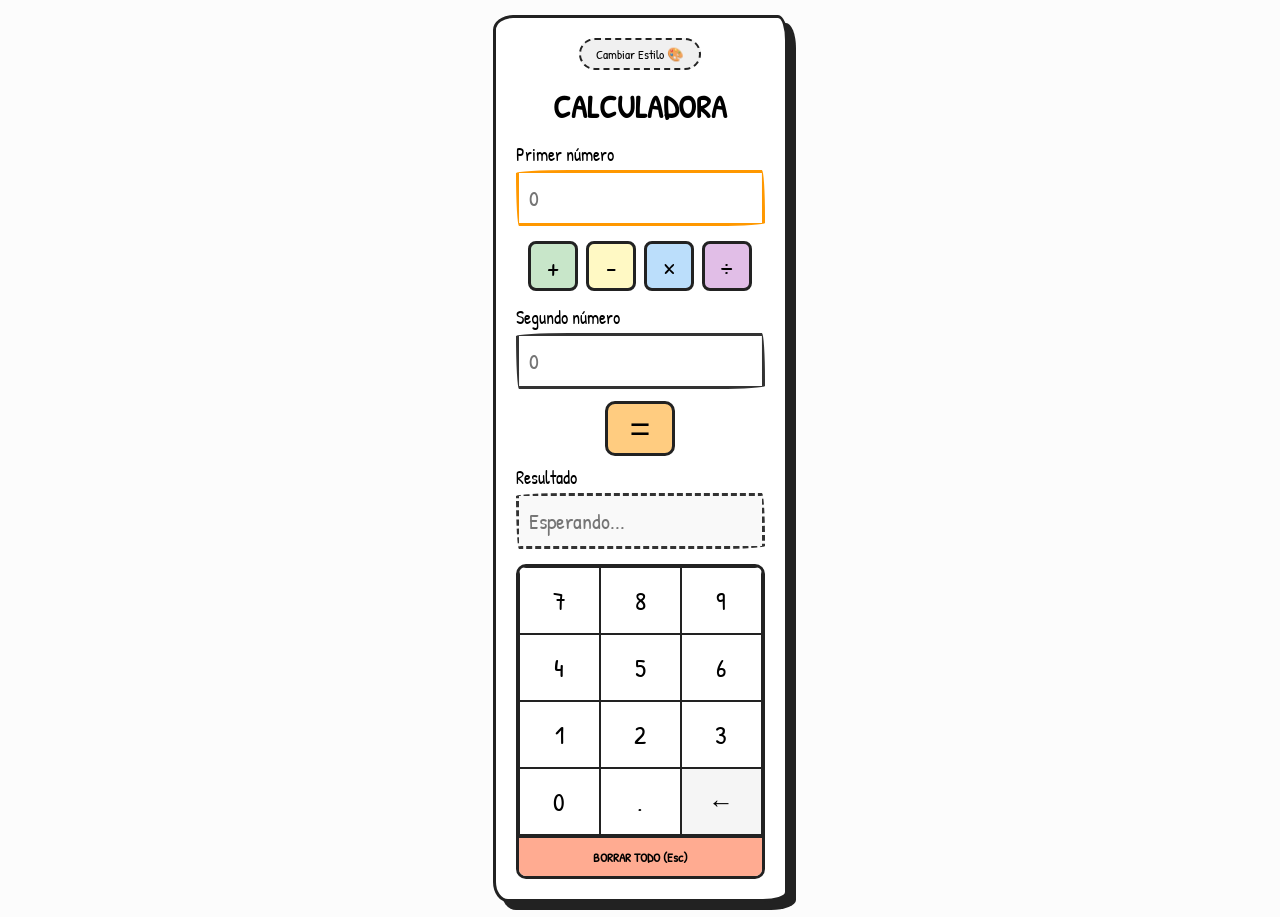
<file: index.html>
<!DOCTYPE html>
<html lang="es">
<head>
    <meta charset="UTF-8">
    <meta name="viewport" content="width=device-width, initial-scale=1.0">
    <title>Calculadora</title>
    <link rel="stylesheet" href="styles.css">
    <link href="https://fonts.googleapis.com/css2?family=Patrick+Hand&display=swap" rel="stylesheet">
</head>
<body>

    <div class="main-container">
        <div class="calculator">
            <button id="toggle-button" class="mode-toggle">Cambiar Estilo 🎨</button>
            
            <h1>CALCULADORA</h1>

            <div class="input-group">
                <label>Primer número</label>
                <input type="text" id="num1" placeholder="0" readonly>
            </div>

            <div class="button-row" id="ops-container">
                <button class="op-btn sym green" data-op="+" data-sym="+">+</button>
                <button class="op-btn sym yellow" data-op="-" data-sym="-">-</button>
                <button class="op-btn sym blue" data-op="*" data-sym="×">×</button>
                <button class="op-btn sym purple" data-op="/" data-sym="÷">÷</button>

                <button class="op-btn txt green-border" data-op="+" data-sym="+">SUMA</button>
                <button class="op-btn txt yellow-border" data-op="-" data-sym="-">RESTA</button>
                <button class="op-btn txt blue-border" data-op="*" data-sym="×">MULTIPLICACIÓN</button>
                <button class="op-btn txt purple-border" data-op="/" data-sym="÷">DIVISIÓN</button>
            </div>

            <div class="input-group">
                <label>Segundo número</label>
                <input type="text" id="num2" placeholder="0" readonly>
            </div>

            <button id="equal">=</button>

            <div class="input-group">
                <label>Resultado</label>
                <input type="text" id="result" class="res-input" readonly placeholder="Esperando...">
            </div>

            <div class="keyboard">
                <div class="row">
                    <button class="key">7</button>
                    <button class="key">8</button>
                    <button class="key">9</button>
                </div>
                <div class="row">
                    <button class="key">4</button>
                    <button class="key">5</button>
                    <button class="key">6</button>
                </div>
                <div class="row">
                    <button class="key">1</button>
                    <button class="key">2</button>
                    <button class="key">3</button>
                </div>
                <div class="row">
                    <button class="key">0</button>
                    <button class="key">.</button>
                    <button class="key del-key">←</button>
                </div>
                <button id="clear-btn">BORRAR TODO (Esc)</button>
            </div>
        </div>
    </div>

    <script src="script.js"></script>
</body>
</html>
</file>
<file: styles.css>
* { box-sizing: border-box; margin: 0; padding: 0; }

body {
    font-family: 'Patrick Hand', cursive;
    background-color: #fcfcfc;
    min-height: 100vh;
    display: flex;
    justify-content: center;
    align-items: center;
    padding: 15px;
}

.calculator {
    width: 100%;
    max-width: 400px;
    background: white;
    padding: 20px;
    border: 3px solid #222;
    border-radius: 20px 10px 25px 15px / 15px 25px 10px 20px;
    box-shadow: 8px 8px 0px #222;
}

h1 { font-size: 2rem; margin-bottom: 15px; text-align: center; }

.input-group { margin-bottom: 12px; }
label { display: block; font-size: 1.1rem; margin-bottom: 4px; }

input {
    font-family: 'Patrick Hand', cursive;
    font-size: 1.4rem;
    padding: 10px;
    border: 3px solid #333;
    border-radius: 255px 15px 225px 15px / 15px 225px 15px 255px;
    width: 100%;
    background: #fff;
    outline: none;
}

.res-input { background: #f9f9f9; border-style: dashed; color: #d32f2f; }

.button-row { display: flex; justify-content: center; gap: 8px; margin: 15px 0; flex-wrap: wrap; }

.op-btn { font-family: 'Patrick Hand', cursive; cursor: pointer; transition: 0.1s; }
.op-btn.selected { transform: scale(1.15); border-width: 4px; box-shadow: 0 0 10px rgba(0,0,0,0.2); }

.sym { width: 50px; height: 50px; font-size: 1.6rem; border: 3px solid #222; border-radius: 8px; }
.green { background: #c8e6c9; } .yellow { background: #fff9c4; } 
.blue { background: #bbdefb; } .purple { background: #e1bee7; }

.txt { display: none; padding: 8px 12px; font-weight: bold; border: 3px solid; background: #fff; }
.green-border { border-color: #4caf50; } .yellow-border { border-color: #fbc02d; }
.blue-border { border-color: #2196f3; } .purple-border { border-color: #9c27b0; }

#equal {
    background: #ffcc80;
    font-size: 2.2rem;
    width: 70px;
    height: 55px;
    border: 3px solid #222;
    border-radius: 10px;
    display: block;
    margin: 10px auto;
    cursor: pointer;
}

.keyboard { margin-top: 15px; border: 3px solid #222; border-radius: 10px; overflow: hidden; }
.row { display: flex; }
.key {
    flex: 1;
    font-family: 'Patrick Hand', cursive;
    font-size: 1.6rem;
    padding: 15px;
    background: #fff;
    border: 1px solid #222;
    cursor: pointer;
}
.key:active { background: #eee; }
.del-key { background: #f5f5f5; }

#clear-btn {
    width: 100%;
    padding: 10px;
    background: #ffab91;
    border: none;
    border-top: 3px solid #222;
    font-family: 'Patrick Hand', cursive;
    font-weight: bold;
    cursor: pointer;
}

.mode-toggle {
    display: block;
    margin: 0 auto 15px;
    padding: 5px 15px;
    border: 2px dashed #222;
    border-radius: 20px;
    background: #f0f0f0;
    cursor: pointer;
    font-family: 'Patrick Hand', cursive;
}
</file>
